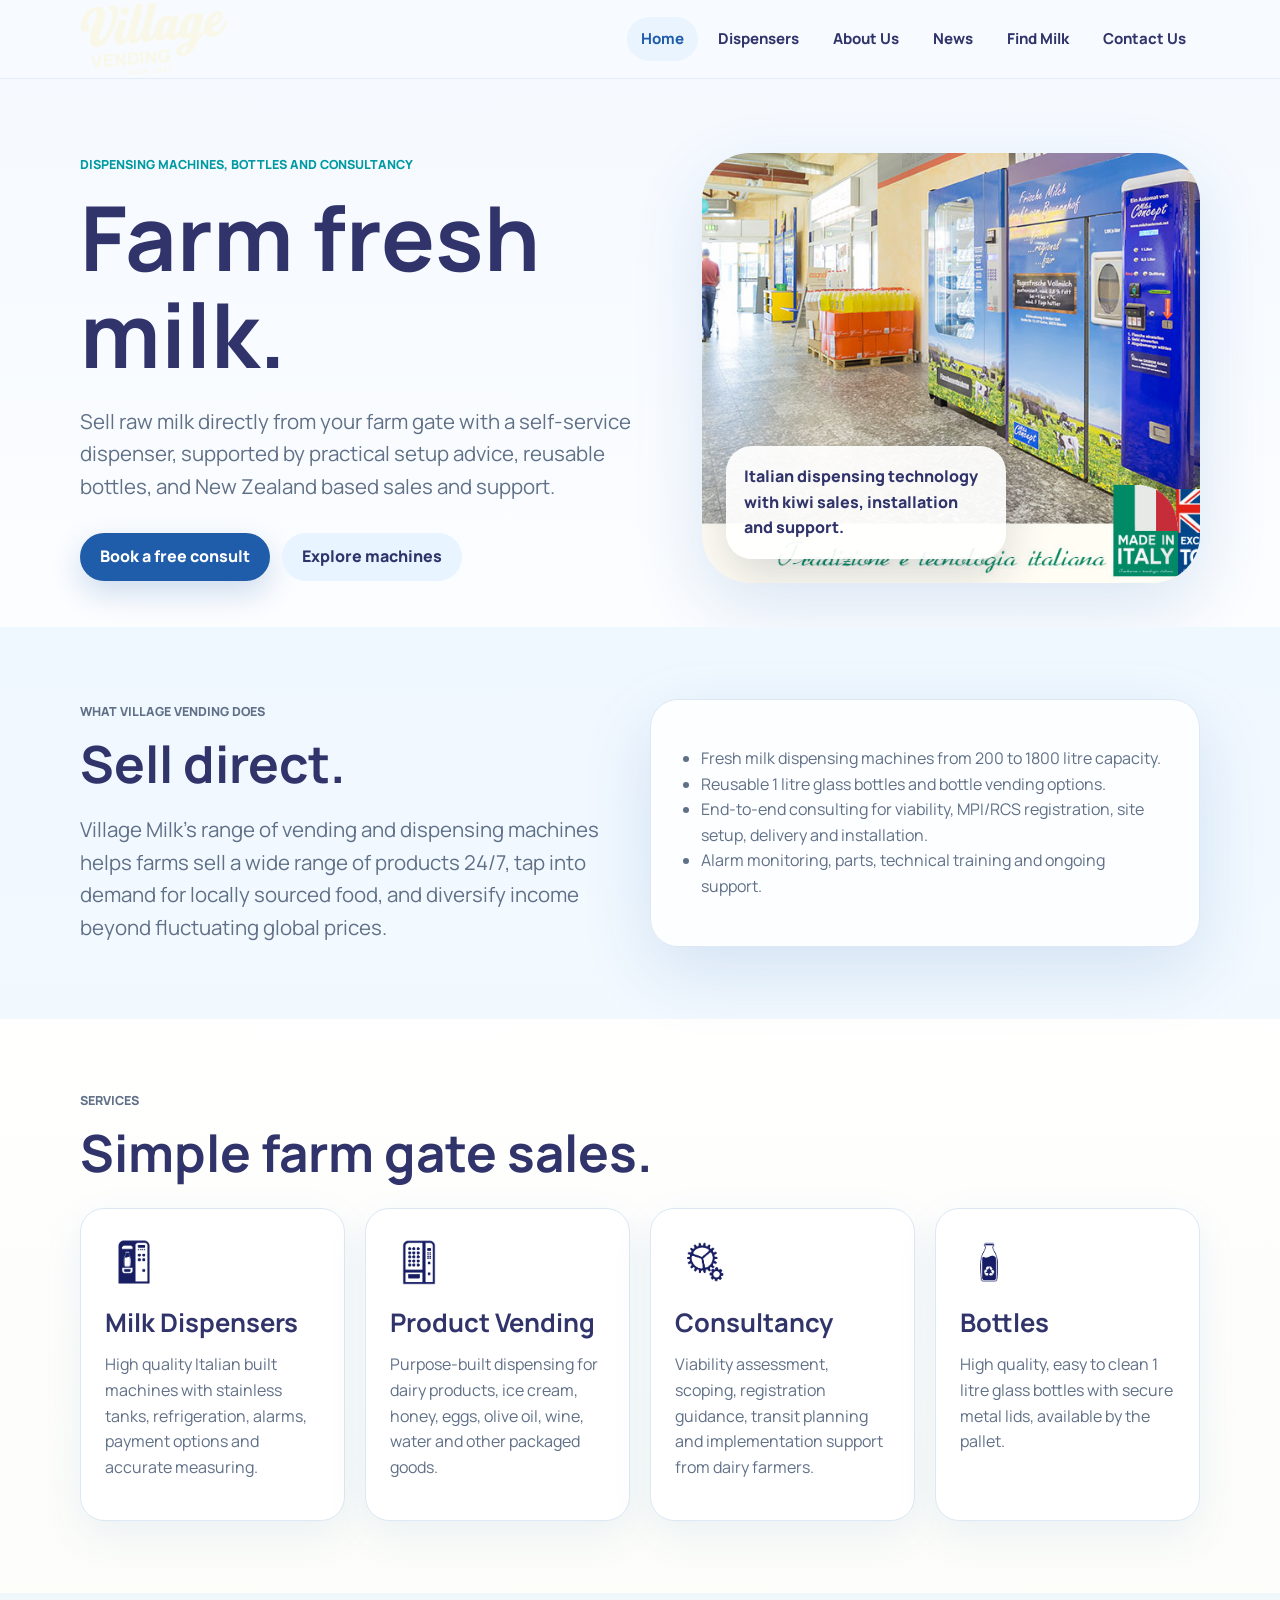
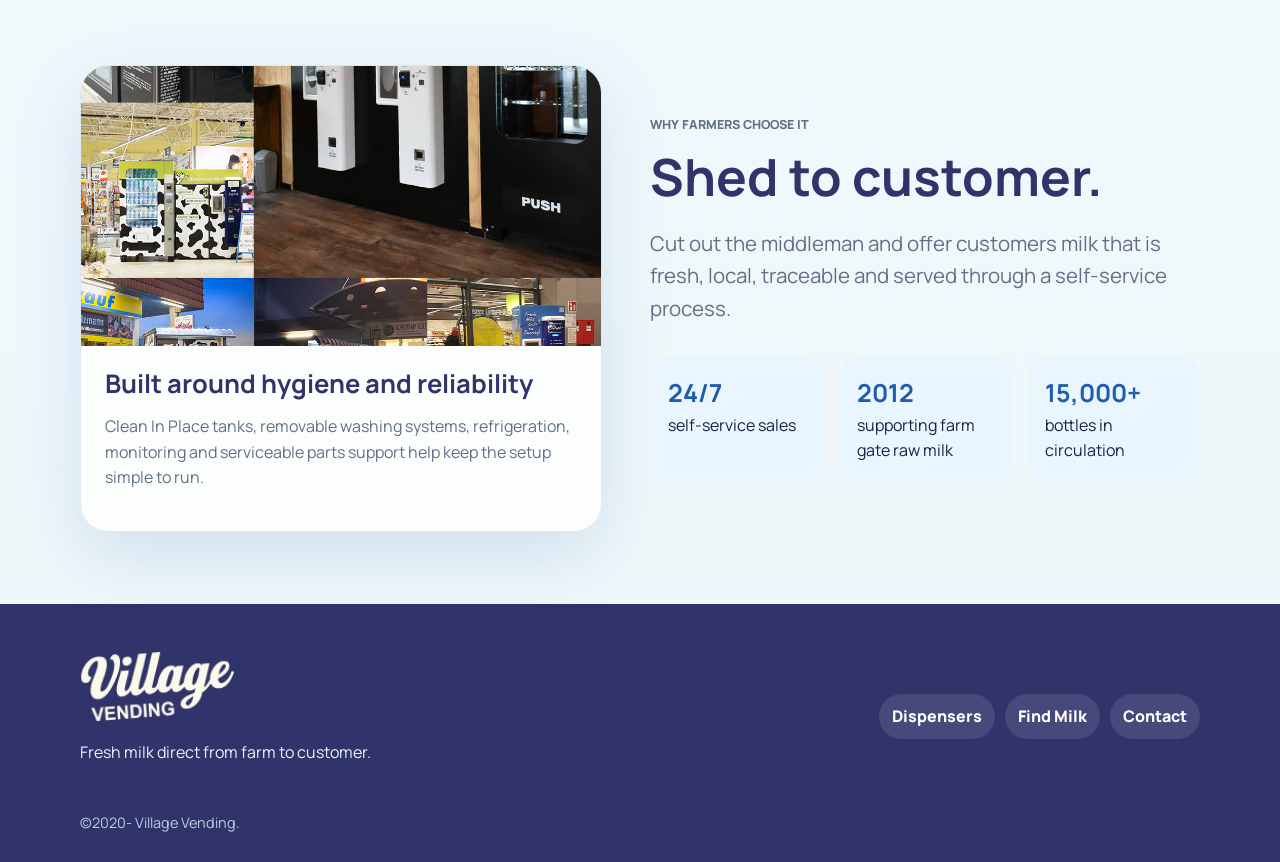
<file: index.html>
<!doctype html>
<html lang="en-NZ">
<head>
  <meta charset="utf-8">
  <meta name="viewport" content="width=device-width, initial-scale=1">
  <meta name="description" content="Fresh raw milk direct from farm to customer, self-service dispensing machines, reusable bottles and consultancy.">
  <title>Village Vending | Farm Gate Milk Dispensers</title>
  <link rel="icon" href="assets/images/VM-logo-blue_on_white.jpg">
  <link rel="stylesheet" href="assets/css/styles.css">
</head>
<body>
  <header class="site-header">
    <div class="container nav-shell">
      <a class="brand" href="index.html" aria-label="Village Vending home"><img src="assets/images/VillageVending-Logo-210728.png" alt="Village Vending"></a>
      <nav class="desktop-nav" aria-label="Main navigation">
        <a href="index.html" aria-current="page">Home</a>
        <a href="dispensers.html">Dispensers</a>
        <a href="about-us.html">About Us</a>
        <a href="news.html">News</a>
        <a href="find-milk.html">Find Milk</a>
        <a href="contact-us.html">Contact Us</a>
      </nav>
      <button class="menu-button" type="button" aria-label="Open menu" aria-expanded="false" data-menu-button><span></span></button>
    </div>
    <nav class="container mobile-panel" aria-label="Mobile navigation" data-mobile-panel>
      <a href="index.html" aria-current="page">Home</a>
      <a href="dispensers.html">Dispensers</a>
      <a href="about-us.html">About Us</a>
      <a href="news.html">News</a>
      <a href="find-milk.html">Find Milk</a>
      <a href="contact-us.html">Contact Us</a>
    </nav>
  </header>

  <main>
    <section class="hero">
      <div class="container hero-grid">
        <div>
          <p class="eyebrow">Dispensing machines, bottles and consultancy</p>
          <h1>Farm fresh milk.</h1>
          <p class="lead">Sell raw milk directly from your farm gate with a self-service dispenser, supported by practical setup advice, reusable bottles, and New Zealand based sales and support.</p>
          <div class="hero-actions">
            <a class="button" href="contact-us.html">Book a free consult</a>
            <a class="button secondary" href="dispensers.html">Explore machines</a>
          </div>
        </div>
        <div class="hero-media">
          <img src="assets/images/Vending-Dispensing-Machines-Web-Mod400-instore-4.jpg" alt="Village Vending milk dispensing machine in store">
          <div class="hero-badge">Italian dispensing technology with kiwi sales, installation and support.</div>
        </div>
      </div>
    </section>

    <section class="section soft">
      <div class="container split">
        <div>
          <p class="eyebrow">What Village Vending does</p>
          <h2>Sell direct.</h2>
          <p class="lead">Village Milk's range of vending and dispensing machines helps farms sell a wide range of products 24/7, tap into demand for locally sourced food, and diversify income beyond fluctuating global prices.</p>
        </div>
        <div class="panel pad">
          <ul class="check-list">
            <li>Fresh milk dispensing machines from 200 to 1800 litre capacity.</li>
            <li>Reusable 1 litre glass bottles and bottle vending options.</li>
            <li>End-to-end consulting for viability, MPI/RCS registration, site setup, delivery and installation.</li>
            <li>Alarm monitoring, parts, technical training and ongoing support.</li>
          </ul>
        </div>
      </div>
    </section>

    <section class="section">
      <div class="container">
        <p class="eyebrow">Services</p>
        <h2>Simple farm gate sales.</h2>
        <div class="feature-grid" style="margin-top: 28px;">
          <article class="card icon-card">
            <img src="assets/images/icons-Milk-Dispensing-Machines.png" alt="">
            <h3>Milk Dispensers</h3>
            <p>High quality Italian built machines with stainless tanks, refrigeration, alarms, payment options and accurate measuring.</p>
          </article>
          <article class="card icon-card">
            <img src="assets/images/icons-Dispensers.png" alt="">
            <h3>Product Vending</h3>
            <p>Purpose-built dispensing for dairy products, ice cream, honey, eggs, olive oil, wine, water and other packaged goods.</p>
          </article>
          <article class="card icon-card">
            <img src="assets/images/icons-Consultancy.png" alt="">
            <h3>Consultancy</h3>
            <p>Viability assessment, scoping, registration guidance, transit planning and implementation support from dairy farmers.</p>
          </article>
          <article class="card icon-card">
            <img src="assets/images/icons-Bottle.png" alt="">
            <h3>Bottles</h3>
            <p>High quality, easy to clean 1 litre glass bottles with secure metal lids, available by the pallet.</p>
          </article>
        </div>
      </div>
    </section>

    <section class="section soft">
      <div class="container split">
        <div class="panel media-card">
          <img src="assets/images/MilkDispensers-2.jpg" alt="Fresh milk dispensing machines">
          <div class="card-body">
            <h3>Built around hygiene and reliability</h3>
            <p>Clean In Place tanks, removable washing systems, refrigeration, monitoring and serviceable parts support help keep the setup simple to run.</p>
          </div>
        </div>
        <div>
          <p class="eyebrow">Why farmers choose it</p>
          <h2>Shed to customer.</h2>
          <p class="lead">Cut out the middleman and offer customers milk that is fresh, local, traceable and served through a self-service process.</p>
          <div class="stat-row">
            <div class="stat"><strong>24/7</strong>self-service sales</div>
            <div class="stat"><strong>2012</strong>supporting farm gate raw milk</div>
            <div class="stat"><strong>15,000+</strong>bottles in circulation</div>
          </div>
        </div>
      </div>
    </section>
  </main>

  <footer class="site-footer">
    <div class="container footer-grid">
      <div>
        <img src="assets/images/VillageVending-Logo-210204-WhiteTransparent.png" alt="Village Vending">
        <p>Fresh milk direct from farm to customer.</p>
      </div>
      <nav class="footer-links" aria-label="Footer navigation">
        <a href="dispensers.html">Dispensers</a>
        <a href="find-milk.html">Find Milk</a>
        <a href="contact-us.html">Contact</a>
      </nav>
    </div>
    <div class="container copyright">©2020- Village Vending.</div>
  </footer>
  <script src="assets/js/main.js"></script>
</body>
</html>
</file>
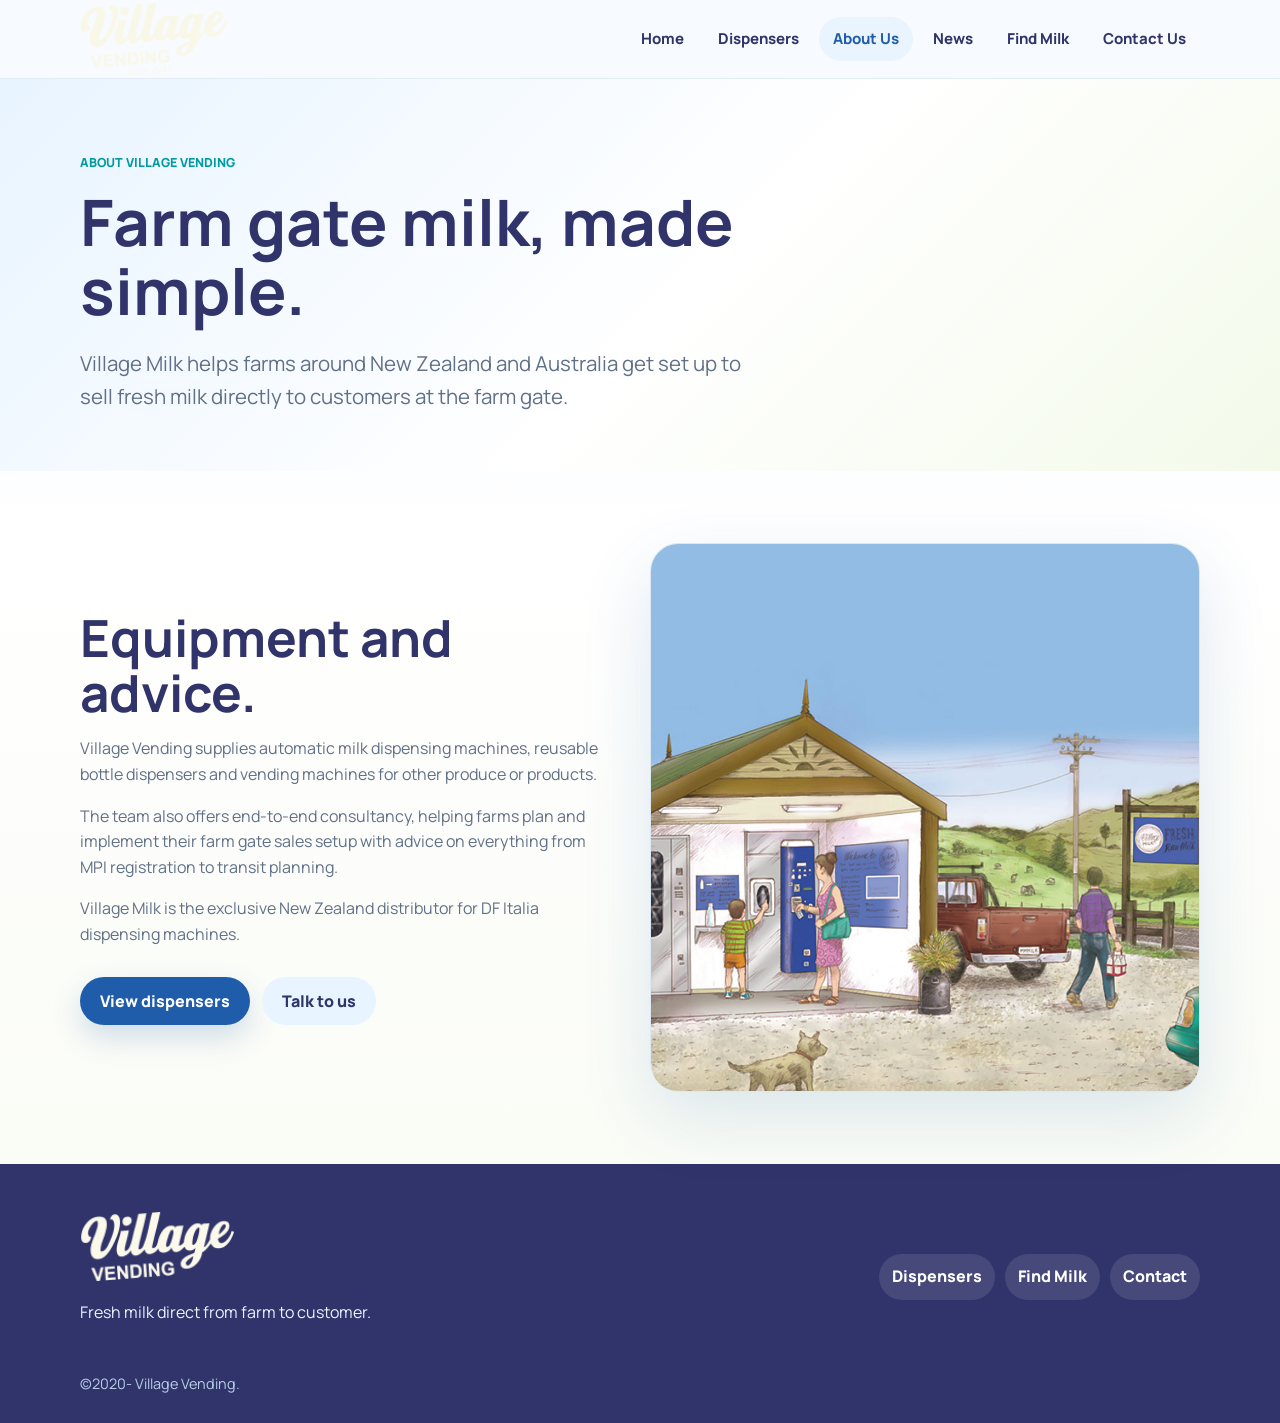
<file: about-us.html>
<!doctype html>
<html lang="en-NZ">
<head>
  <meta charset="utf-8">
  <meta name="viewport" content="width=device-width, initial-scale=1">
  <meta name="description" content="About Village Vending and Village Milk farm gate milk dispensing services.">
  <title>About Us | Village Vending</title>
  <link rel="icon" href="assets/images/VM-logo-blue_on_white.jpg">
  <link rel="stylesheet" href="assets/css/styles.css">
</head>
<body>
  <header class="site-header">
    <div class="container nav-shell">
      <a class="brand" href="index.html" aria-label="Village Vending home"><img src="assets/images/VillageVending-Logo-210728.png" alt="Village Vending"></a>
      <nav class="desktop-nav" aria-label="Main navigation"><a href="index.html">Home</a><a href="dispensers.html">Dispensers</a><a href="about-us.html" aria-current="page">About Us</a><a href="news.html">News</a><a href="find-milk.html">Find Milk</a><a href="contact-us.html">Contact Us</a></nav>
      <button class="menu-button" type="button" aria-label="Open menu" aria-expanded="false" data-menu-button><span></span></button>
    </div>
    <nav class="container mobile-panel" aria-label="Mobile navigation" data-mobile-panel><a href="index.html">Home</a><a href="dispensers.html">Dispensers</a><a href="about-us.html" aria-current="page">About Us</a><a href="news.html">News</a><a href="find-milk.html">Find Milk</a><a href="contact-us.html">Contact Us</a></nav>
  </header>

  <main>
    <section class="page-hero">
      <div class="container">
        <p class="eyebrow">About Village Vending</p>
        <h1>Farm gate milk, made simple.</h1>
        <p class="lead">Village Milk helps farms around New Zealand and Australia get set up to sell fresh milk directly to customers at the farm gate.</p>
      </div>
    </section>

    <section class="section">
      <div class="container split">
        <div>
          <h2>Equipment and advice.</h2>
          <p>Village Vending supplies automatic milk dispensing machines, reusable bottle dispensers and vending machines for other produce or products.</p>
          <p>The team also offers end-to-end consultancy, helping farms plan and implement their farm gate sales setup with advice on everything from MPI registration to transit planning.</p>
          <p>Village Milk is the exclusive New Zealand distributor for DF Italia dispensing machines.</p>
          <div class="button-row"><a class="button" href="dispensers.html">View dispensers</a><a class="button secondary" href="contact-us.html">Talk to us</a></div>
        </div>
        <img class="panel" src="assets/images/villagemilk-illustration-1000px.jpg" alt="Village Milk farm gate illustration">
      </div>
    </section>
  </main>

  <footer class="site-footer">
    <div class="container footer-grid"><div><img src="assets/images/VillageVending-Logo-210204-WhiteTransparent.png" alt="Village Vending"><p>Fresh milk direct from farm to customer.</p></div><nav class="footer-links" aria-label="Footer navigation"><a href="dispensers.html">Dispensers</a><a href="find-milk.html">Find Milk</a><a href="contact-us.html">Contact</a></nav></div>
    <div class="container copyright">©2020- Village Vending.</div>
  </footer>
  <script src="assets/js/main.js"></script>
</body>
</html>
</file>
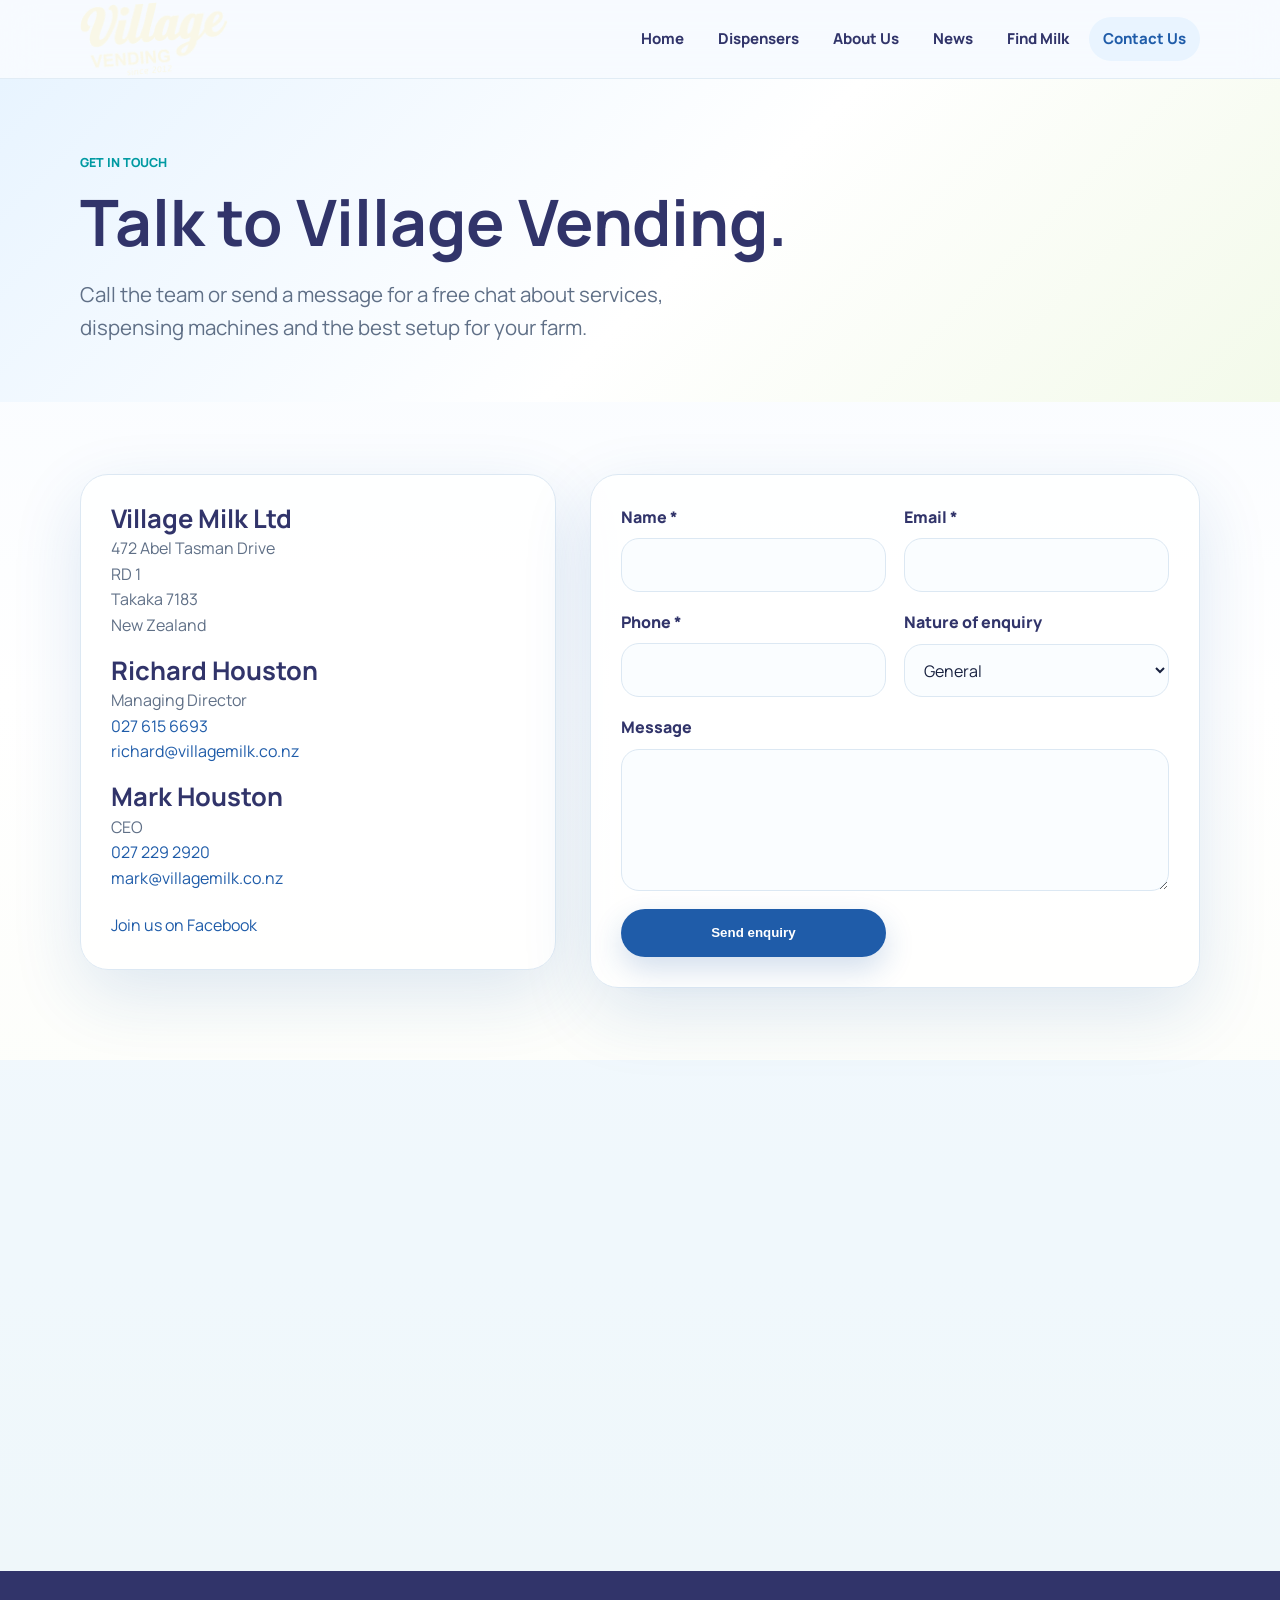
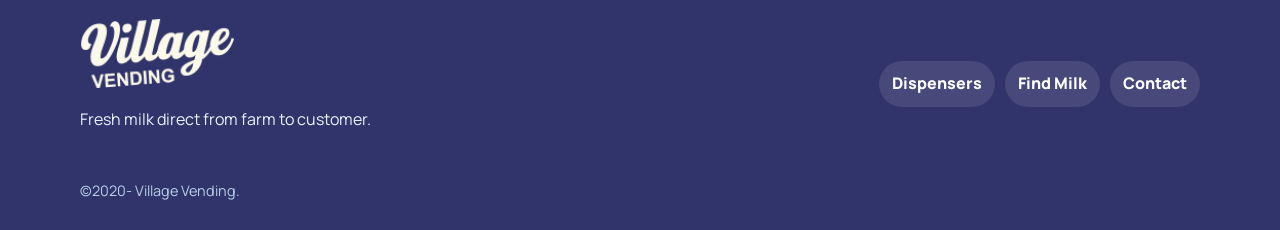
<file: contact-us.html>
<!doctype html>
<html lang="en-NZ">
<head>
  <meta charset="utf-8">
  <meta name="viewport" content="width=device-width, initial-scale=1">
  <meta name="description" content="Contact Village Vending for farm gate milk dispenser consulting, equipment, bottles and support.">
  <title>Contact Us | Village Vending</title>
  <link rel="icon" href="assets/images/VM-logo-blue_on_white.jpg">
  <link rel="stylesheet" href="assets/css/styles.css">
</head>
<body>
  <header class="site-header">
    <div class="container nav-shell"><a class="brand" href="index.html" aria-label="Village Vending home"><img src="assets/images/VillageVending-Logo-210728.png" alt="Village Vending"></a><nav class="desktop-nav" aria-label="Main navigation"><a href="index.html">Home</a><a href="dispensers.html">Dispensers</a><a href="about-us.html">About Us</a><a href="news.html">News</a><a href="find-milk.html">Find Milk</a><a href="contact-us.html" aria-current="page">Contact Us</a></nav><button class="menu-button" type="button" aria-label="Open menu" aria-expanded="false" data-menu-button><span></span></button></div>
    <nav class="container mobile-panel" aria-label="Mobile navigation" data-mobile-panel><a href="index.html">Home</a><a href="dispensers.html">Dispensers</a><a href="about-us.html">About Us</a><a href="news.html">News</a><a href="find-milk.html">Find Milk</a><a href="contact-us.html" aria-current="page">Contact Us</a></nav>
  </header>

  <main>
    <section class="page-hero">
      <div class="container">
        <p class="eyebrow">Get in touch</p>
        <h1>Talk to Village Vending.</h1>
        <p class="lead">Call the team or send a message for a free chat about services, dispensing machines and the best setup for your farm.</p>
      </div>
    </section>

    <section class="section">
      <div class="container contact-layout">
        <aside class="panel pad contact-list">
          <div><h3>Village Milk Ltd</h3><p>472 Abel Tasman Drive<br>RD 1<br>Takaka 7183<br>New Zealand</p></div>
          <div><h3>Richard Houston</h3><p>Managing Director<br><a href="tel:+64276156693">027 615 6693</a><br><a href="mailto:richard@villagemilk.co.nz">richard@villagemilk.co.nz</a></p></div>
          <div><h3>Mark Houston</h3><p>CEO<br><a href="tel:+64272292920">027 229 2920</a><br><a href="mailto:mark@villagemilk.co.nz">mark@villagemilk.co.nz</a></p></div>
          <p><a href="https://www.facebook.com/pages/Village-Milk/104278253030585">Join us on Facebook</a></p>
        </aside>

        <form class="panel pad form-grid" action="#" method="post" data-contact-form>
          <!-- Forminit placeholder: replace action/method/field names when the Forminit endpoint is ready. -->
          <div class="field"><label for="name">Name *</label><input id="name" name="name" autocomplete="name" required></div>
          <div class="field"><label for="email">Email *</label><input id="email" name="email" type="email" autocomplete="email" required></div>
          <div class="field"><label for="phone">Phone *</label><input id="phone" name="phone" type="tel" autocomplete="tel" required></div>
          <div class="field"><label for="enquiry-type">Nature of enquiry</label><select id="enquiry-type" name="enquiry_type"><option value="general">General</option><option value="dispensers">Dispensers</option><option value="consultancy">Consultancy</option><option value="bottles">Bottles</option><option value="support">Support</option></select></div>
          <div class="field conditional-field" data-show-for="dispensers consultancy bottles"><label for="business">Business name</label><input id="business" name="business_name"></div>
          <div class="field conditional-field" data-show-for="dispensers consultancy bottles"><label for="region">NZ region or Australia</label><select id="region" name="region"><option>Northland</option><option>Auckland</option><option>Waikato</option><option>Bay of Plenty</option><option>Gisborne</option><option>Hawke's Bay</option><option>Taranaki</option><option>Manawatu-Whanganui</option><option>Wellington</option><option>Tasman-Nelson</option><option>Marlborough</option><option>West Coast</option><option>Canterbury</option><option>Otago</option><option>Southland</option><option>Australia</option></select></div>
          <div class="field full conditional-field" data-show-for="dispensers consultancy"><label for="address">Physical address</label><textarea id="address" name="physical_address"></textarea></div>
          <div class="field full conditional-field" data-show-for="dispensers consultancy"><label for="products">Products for vending</label><select id="products" name="products" multiple><option>Raw milk</option><option>Pasteurised milk</option><option>Water - still and sparkling</option><option>Packaged refrigerated goods</option><option>Honey</option><option>Eggs</option><option>Fresh pasta</option><option>Boxed fruit and veg</option></select><p class="form-note">Hold Ctrl or Command to select more than one.</p></div>
          <div class="field conditional-field" data-show-for="support"><label for="machine">Machine or model</label><input id="machine" name="machine_model"></div>
          <div class="field conditional-field" data-show-for="support"><label for="urgency">Urgency</label><select id="urgency" name="urgency"><option>Routine</option><option>Soon</option><option>Urgent</option></select></div>
          <div class="field full"><label for="message">Message</label><textarea id="message" name="message"></textarea></div>
          <p class="success-note" tabindex="-1" data-success-note>Thanks, your enquiry has been prepared.</p>
          <button class="button" type="submit">Send enquiry</button>
        </form>
      </div>
    </section>

    <section class="section soft">
      <div class="container">
        <iframe class="map-frame" title="Village Milk Takaka location" src="https://www.google.com/maps/embed?pb=!1m14!1m8!1m3!1d24143.272979601985!2d172.856043!3d-40.851919!3m2!1i1024!2i768!4f13.1!3m3!1m2!1s0x6d3c89046b453fa9%3A0x3c6095ab61602d2e!2sVillage%20Milk%20-%20Takaka!5e0!3m2!1sen!2sus!4v1608510561310!5m2!1sen!2sus"></iframe>
      </div>
    </section>
  </main>

  <footer class="site-footer"><div class="container footer-grid"><div><img src="assets/images/VillageVending-Logo-210204-WhiteTransparent.png" alt="Village Vending"><p>Fresh milk direct from farm to customer.</p></div><nav class="footer-links" aria-label="Footer navigation"><a href="dispensers.html">Dispensers</a><a href="find-milk.html">Find Milk</a><a href="contact-us.html">Contact</a></nav></div><div class="container copyright">©2020- Village Vending.</div></footer>
  <script src="assets/js/main.js"></script>
</body>
</html>
</file>
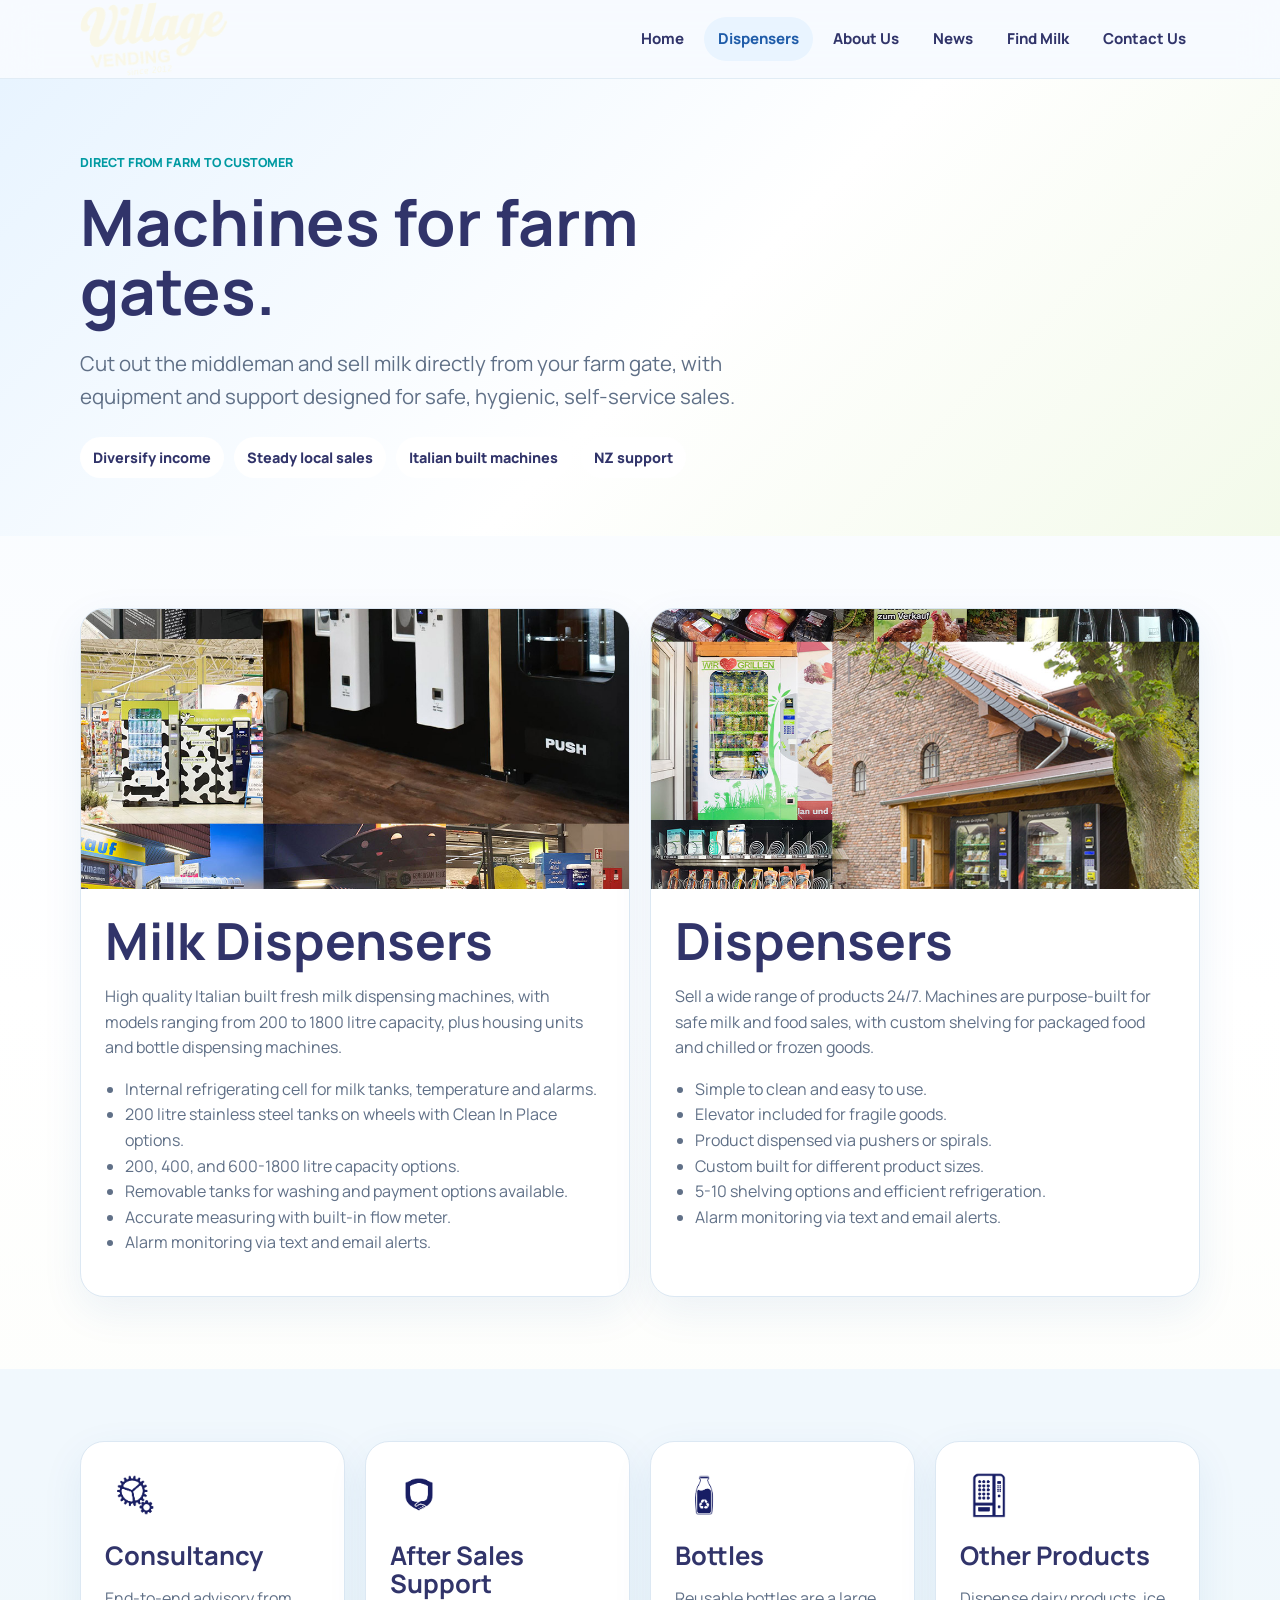
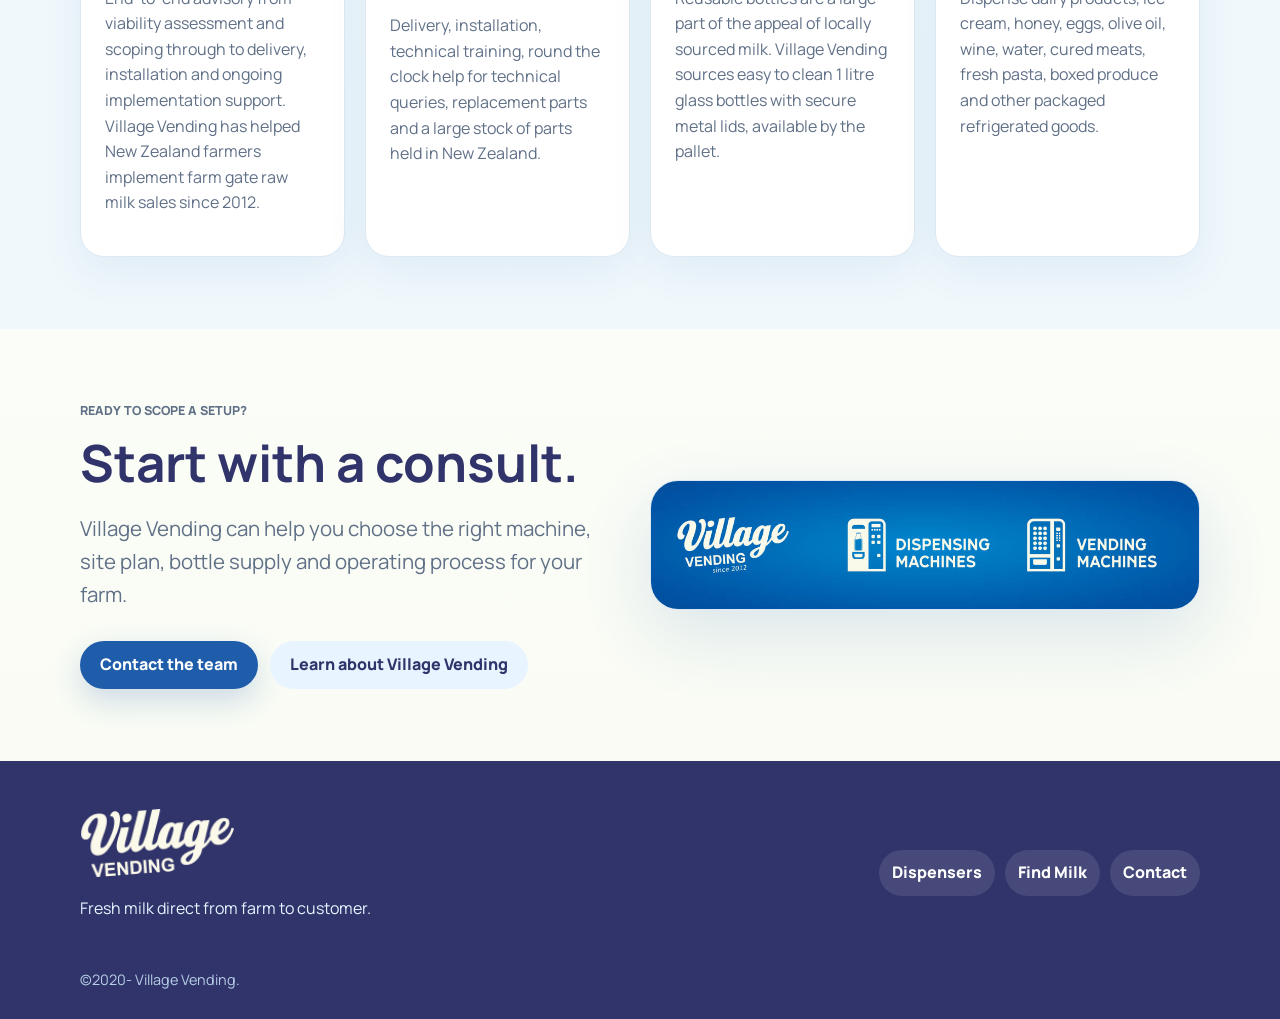
<file: dispensers.html>
<!doctype html>
<html lang="en-NZ">
<head>
  <meta charset="utf-8">
  <meta name="viewport" content="width=device-width, initial-scale=1">
  <meta name="description" content="Village Vending milk dispensers, product vending machines, bottles, consultancy and after sales support.">
  <title>Dispensers | Village Vending</title>
  <link rel="icon" href="assets/images/VM-logo-blue_on_white.jpg">
  <link rel="stylesheet" href="assets/css/styles.css">
</head>
<body>
  <header class="site-header">
    <div class="container nav-shell">
      <a class="brand" href="index.html" aria-label="Village Vending home"><img src="assets/images/VillageVending-Logo-210728.png" alt="Village Vending"></a>
      <nav class="desktop-nav" aria-label="Main navigation">
        <a href="index.html">Home</a><a href="dispensers.html" aria-current="page">Dispensers</a><a href="about-us.html">About Us</a><a href="news.html">News</a><a href="find-milk.html">Find Milk</a><a href="contact-us.html">Contact Us</a>
      </nav>
      <button class="menu-button" type="button" aria-label="Open menu" aria-expanded="false" data-menu-button><span></span></button>
    </div>
    <nav class="container mobile-panel" aria-label="Mobile navigation" data-mobile-panel>
      <a href="index.html">Home</a><a href="dispensers.html" aria-current="page">Dispensers</a><a href="about-us.html">About Us</a><a href="news.html">News</a><a href="find-milk.html">Find Milk</a><a href="contact-us.html">Contact Us</a>
    </nav>
  </header>

  <main>
    <section class="page-hero">
      <div class="container">
        <p class="eyebrow">Direct from farm to customer</p>
        <h1>Machines for farm gates.</h1>
        <p class="lead">Cut out the middleman and sell milk directly from your farm gate, with equipment and support designed for safe, hygienic, self-service sales.</p>
        <div class="kicker-list"><span>Diversify income</span><span>Steady local sales</span><span>Italian built machines</span><span>NZ support</span></div>
      </div>
    </section>

    <section class="section">
      <div class="container product-grid">
        <article class="card media-card">
          <img src="assets/images/MilkDispensers-2.jpg" alt="Milk dispensing machines">
          <div class="card-body">
            <h2>Milk Dispensers</h2>
            <p>High quality Italian built fresh milk dispensing machines, with models ranging from 200 to 1800 litre capacity, plus housing units and bottle dispensing machines.</p>
            <ul>
              <li>Internal refrigerating cell for milk tanks, temperature and alarms.</li>
              <li>200 litre stainless steel tanks on wheels with Clean In Place options.</li>
              <li>200, 400, and 600-1800 litre capacity options.</li>
              <li>Removable tanks for washing and payment options available.</li>
              <li>Accurate measuring with built-in flow meter.</li>
              <li>Alarm monitoring via text and email alerts.</li>
            </ul>
          </div>
        </article>
        <article class="card media-card">
          <img src="assets/images/Dispensers-v4.jpg" alt="Product vending dispensers">
          <div class="card-body">
            <h2>Dispensers</h2>
            <p>Sell a wide range of products 24/7. Machines are purpose-built for safe milk and food sales, with custom shelving for packaged food and chilled or frozen goods.</p>
            <ul>
              <li>Simple to clean and easy to use.</li>
              <li>Elevator included for fragile goods.</li>
              <li>Product dispensed via pushers or spirals.</li>
              <li>Custom built for different product sizes.</li>
              <li>5-10 shelving options and efficient refrigeration.</li>
              <li>Alarm monitoring via text and email alerts.</li>
            </ul>
          </div>
        </article>
      </div>
    </section>

    <section class="section soft">
      <div class="container feature-grid">
        <article class="card icon-card">
          <img src="assets/images/icons-Consultancy.png" alt="">
          <h3>Consultancy</h3>
          <p>End-to-end advisory from viability assessment and scoping through to delivery, installation and ongoing implementation support. Village Vending has helped New Zealand farmers implement farm gate raw milk sales since 2012.</p>
        </article>
        <article class="card icon-card">
          <img src="assets/images/icons-Sales-Support.png" alt="">
          <h3>After Sales Support</h3>
          <p>Delivery, installation, technical training, round the clock help for technical queries, replacement parts and a large stock of parts held in New Zealand.</p>
        </article>
        <article class="card icon-card">
          <img src="assets/images/icons-Bottle.png" alt="">
          <h3>Bottles</h3>
          <p>Reusable bottles are a large part of the appeal of locally sourced milk. Village Vending sources easy to clean 1 litre glass bottles with secure metal lids, available by the pallet.</p>
        </article>
        <article class="card icon-card">
          <img src="assets/images/icons-Dispensers.png" alt="">
          <h3>Other Products</h3>
          <p>Dispense dairy products, ice cream, honey, eggs, olive oil, wine, water, cured meats, fresh pasta, boxed produce and other packaged refrigerated goods.</p>
        </article>
      </div>
    </section>

    <section class="section">
      <div class="container split">
        <div>
          <p class="eyebrow">Ready to scope a setup?</p>
          <h2>Start with a consult.</h2>
          <p class="lead">Village Vending can help you choose the right machine, site plan, bottle supply and operating process for your farm.</p>
          <div class="button-row"><a class="button" href="contact-us.html">Contact the team</a><a class="button secondary" href="about-us.html">Learn about Village Vending</a></div>
        </div>
        <img class="panel" src="assets/images/VILLAGEVENDING-Advert-Web-210525-2.jpg" alt="Village Vending advertisement">
      </div>
    </section>
  </main>

  <footer class="site-footer">
    <div class="container footer-grid"><div><img src="assets/images/VillageVending-Logo-210204-WhiteTransparent.png" alt="Village Vending"><p>Fresh milk direct from farm to customer.</p></div><nav class="footer-links" aria-label="Footer navigation"><a href="dispensers.html">Dispensers</a><a href="find-milk.html">Find Milk</a><a href="contact-us.html">Contact</a></nav></div>
    <div class="container copyright">©2020- Village Vending.</div>
  </footer>
  <script src="assets/js/main.js"></script>
</body>
</html>
</file>
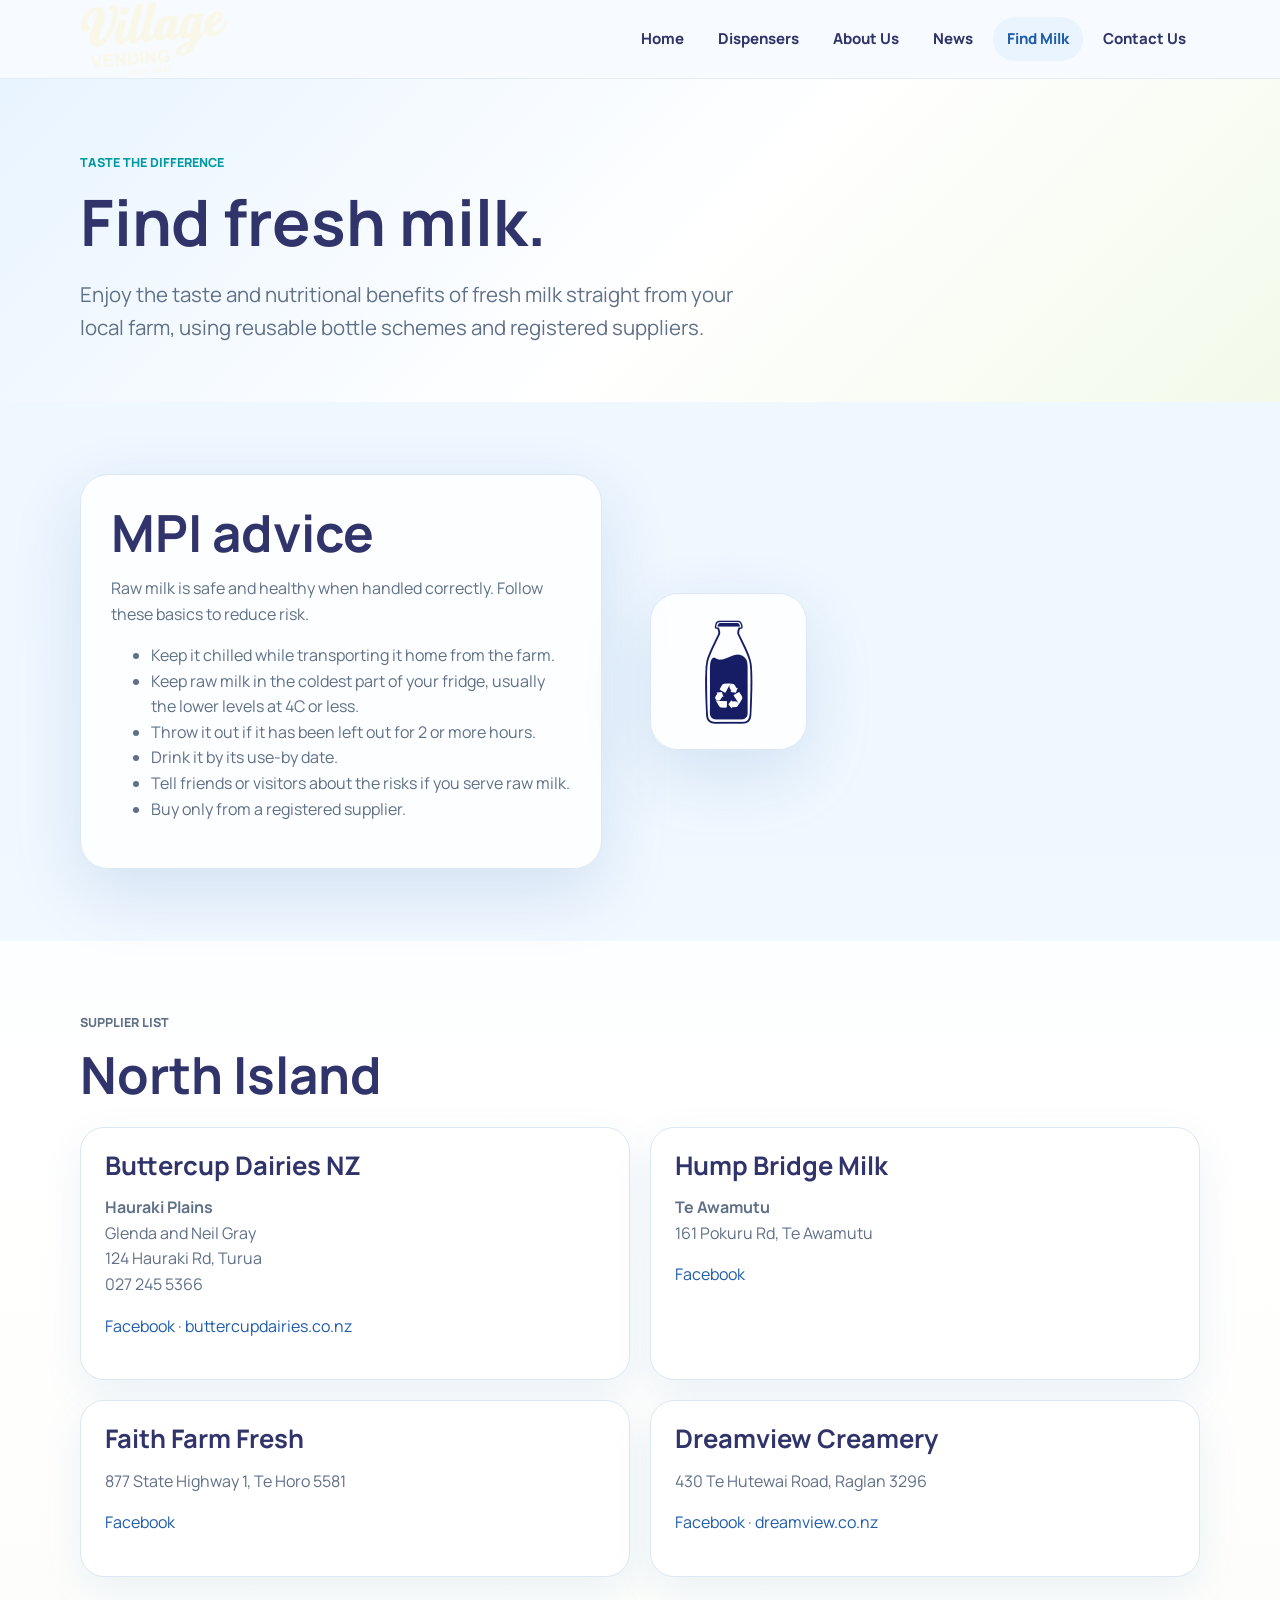
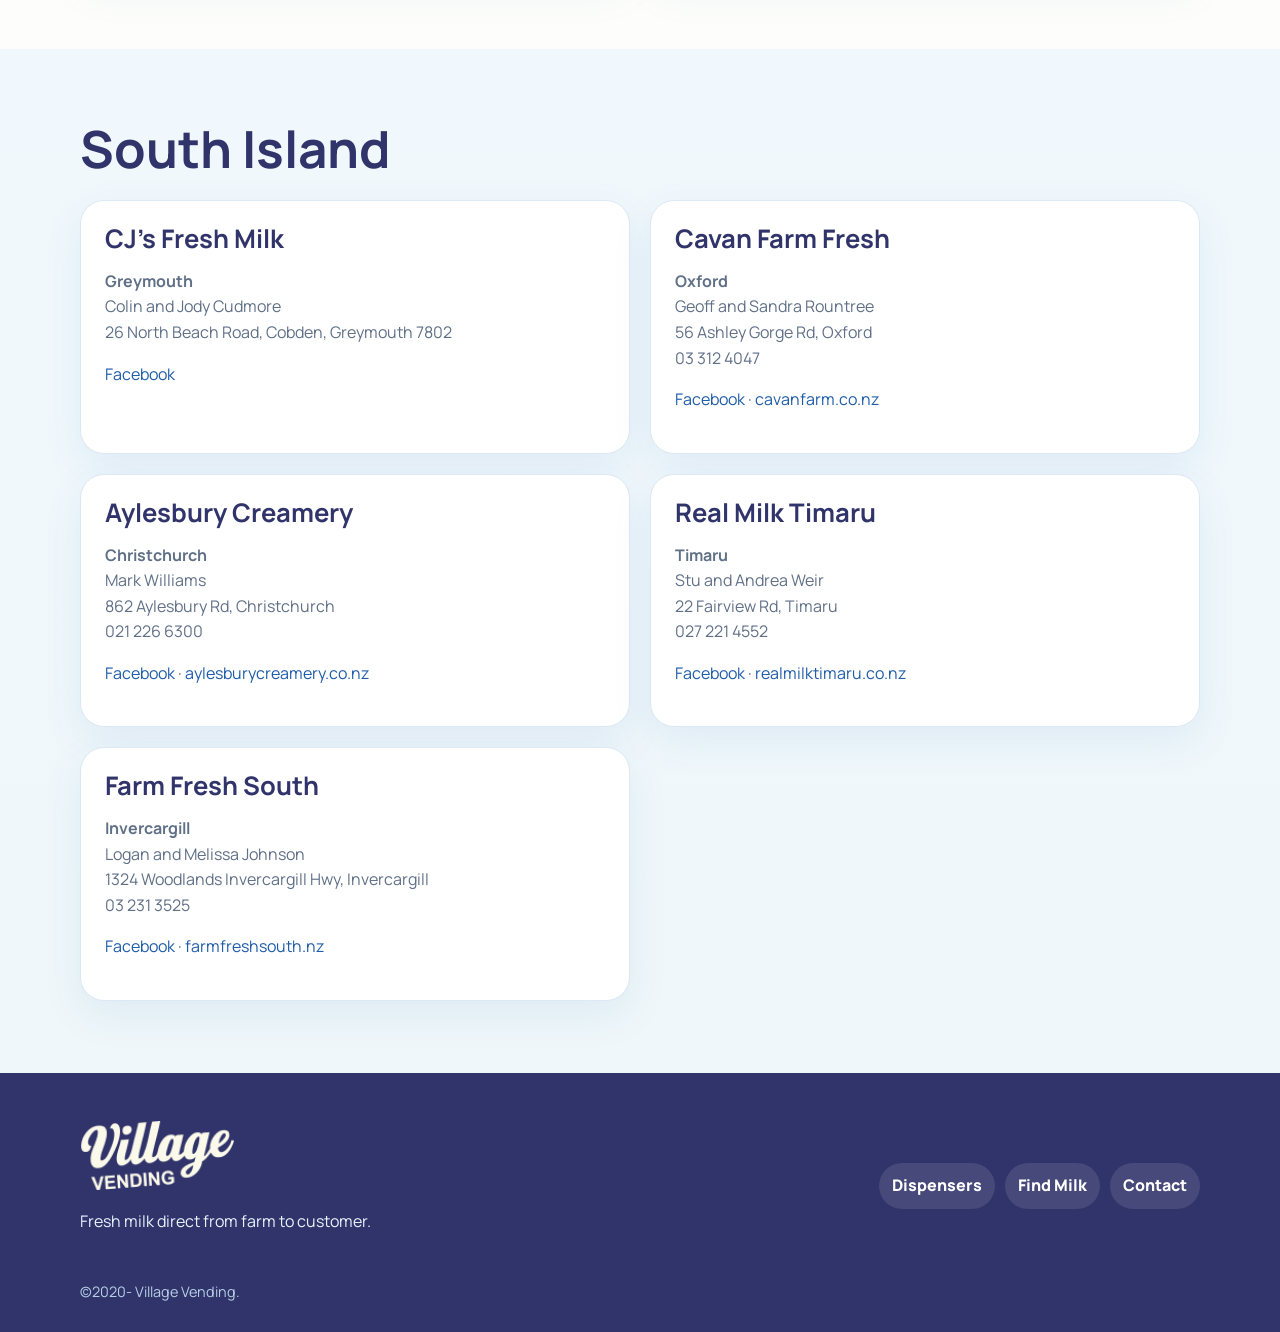
<file: find-milk.html>
<!doctype html>
<html lang="en-NZ">
<head>
  <meta charset="utf-8">
  <meta name="viewport" content="width=device-width, initial-scale=1">
  <meta name="description" content="Find farm fresh raw milk suppliers in New Zealand using Village Vending dispensers.">
  <title>Find Milk | Village Vending</title>
  <link rel="icon" href="assets/images/VM-logo-blue_on_white.jpg">
  <link rel="stylesheet" href="assets/css/styles.css">
</head>
<body>
  <header class="site-header">
    <div class="container nav-shell"><a class="brand" href="index.html" aria-label="Village Vending home"><img src="assets/images/VillageVending-Logo-210728.png" alt="Village Vending"></a><nav class="desktop-nav" aria-label="Main navigation"><a href="index.html">Home</a><a href="dispensers.html">Dispensers</a><a href="about-us.html">About Us</a><a href="news.html">News</a><a href="find-milk.html" aria-current="page">Find Milk</a><a href="contact-us.html">Contact Us</a></nav><button class="menu-button" type="button" aria-label="Open menu" aria-expanded="false" data-menu-button><span></span></button></div>
    <nav class="container mobile-panel" aria-label="Mobile navigation" data-mobile-panel><a href="index.html">Home</a><a href="dispensers.html">Dispensers</a><a href="about-us.html">About Us</a><a href="news.html">News</a><a href="find-milk.html" aria-current="page">Find Milk</a><a href="contact-us.html">Contact Us</a></nav>
  </header>

  <main>
    <section class="page-hero">
      <div class="container">
        <p class="eyebrow">Taste the difference</p>
        <h1>Find fresh milk.</h1>
        <p class="lead">Enjoy the taste and nutritional benefits of fresh milk straight from your local farm, using reusable bottle schemes and registered suppliers.</p>
      </div>
    </section>

    <section class="section soft">
      <div class="container split">
        <div class="panel pad">
          <h2>MPI advice</h2>
          <p>Raw milk is safe and healthy when handled correctly. Follow these basics to reduce risk.</p>
          <ul>
            <li>Keep it chilled while transporting it home from the farm.</li>
            <li>Keep raw milk in the coldest part of your fridge, usually the lower levels at 4C or less.</li>
            <li>Throw it out if it has been left out for 2 or more hours.</li>
            <li>Drink it by its use-by date.</li>
            <li>Tell friends or visitors about the risks if you serve raw milk.</li>
            <li>Buy only from a registered supplier.</li>
          </ul>
        </div>
        <img class="panel" src="assets/images/icons-Bottle.png" alt="Reusable milk bottle icon">
      </div>
    </section>

    <section class="section">
      <div class="container">
        <p class="eyebrow">Supplier list</p>
        <h2>North Island</h2>
        <div class="location-grid" style="margin-top: 24px;">
          <article class="card"><h3>Buttercup Dairies NZ</h3><p><strong>Hauraki Plains</strong><br>Glenda and Neil Gray<br>124 Hauraki Rd, Turua<br>027 245 5366</p><p><a href="https://www.facebook.com/buttercupdairiesnz/">Facebook</a> · <a href="http://www.buttercupdairies.co.nz/">buttercupdairies.co.nz</a></p></article>
          <article class="card"><h3>Hump Bridge Milk</h3><p><strong>Te Awamutu</strong><br>161 Pokuru Rd, Te Awamutu</p><p><a href="https://www.facebook.com/HumpBridge-Milk-391628687965805/">Facebook</a></p></article>
          <article class="card"><h3>Faith Farm Fresh</h3><p>877 State Highway 1, Te Horo 5581</p><p><a href="https://www.facebook.com/TeHoroRawMilk/">Facebook</a></p></article>
          <article class="card"><h3>Dreamview Creamery</h3><p>430 Te Hutewai Road, Raglan 3296</p><p><a href="https://www.facebook.com/dreamviewcreamery/">Facebook</a> · <a href="https://www.dreamview.co.nz/">dreamview.co.nz</a></p></article>
        </div>
      </div>
    </section>

    <section class="section soft">
      <div class="container">
        <h2>South Island</h2>
        <div class="location-grid" style="margin-top: 24px;">
          <article class="card"><h3>CJ's Fresh Milk</h3><p><strong>Greymouth</strong><br>Colin and Jody Cudmore<br>26 North Beach Road, Cobden, Greymouth 7802</p><p><a href="https://www.facebook.com/jodycjsfreshmilk">Facebook</a></p></article>
          <article class="card"><h3>Cavan Farm Fresh</h3><p><strong>Oxford</strong><br>Geoff and Sandra Rountree<br>56 Ashley Gorge Rd, Oxford<br>03 312 4047</p><p><a href="https://www.facebook.com/CavanFarmFreshMilk/">Facebook</a> · <a href="https://www.cavanfarm.co.nz/">cavanfarm.co.nz</a></p></article>
          <article class="card"><h3>Aylesbury Creamery</h3><p><strong>Christchurch</strong><br>Mark Williams<br>862 Aylesbury Rd, Christchurch<br>021 226 6300</p><p><a href="https://www.facebook.com/Aylesbury-Creamery-651689048327889/">Facebook</a> · <a href="https://aylesburycreamery.co.nz/">aylesburycreamery.co.nz</a></p></article>
          <article class="card"><h3>Real Milk Timaru</h3><p><strong>Timaru</strong><br>Stu and Andrea Weir<br>22 Fairview Rd, Timaru<br>027 221 4552</p><p><a href="https://www.facebook.com/Realmilktimaru/">Facebook</a> · <a href="http://www.realmilktimaru.co.nz/">realmilktimaru.co.nz</a></p></article>
          <article class="card"><h3>Farm Fresh South</h3><p><strong>Invercargill</strong><br>Logan and Melissa Johnson<br>1324 Woodlands Invercargill Hwy, Invercargill<br>03 231 3525</p><p><a href="https://www.facebook.com/farmfreshsouth/">Facebook</a> · <a href="https://www.farmfreshsouth.nz/">farmfreshsouth.nz</a></p></article>
        </div>
      </div>
    </section>
  </main>

  <footer class="site-footer"><div class="container footer-grid"><div><img src="assets/images/VillageVending-Logo-210204-WhiteTransparent.png" alt="Village Vending"><p>Fresh milk direct from farm to customer.</p></div><nav class="footer-links" aria-label="Footer navigation"><a href="dispensers.html">Dispensers</a><a href="find-milk.html">Find Milk</a><a href="contact-us.html">Contact</a></nav></div><div class="container copyright">©2020- Village Vending.</div></footer>
  <script src="assets/js/main.js"></script>
</body>
</html>
</file>
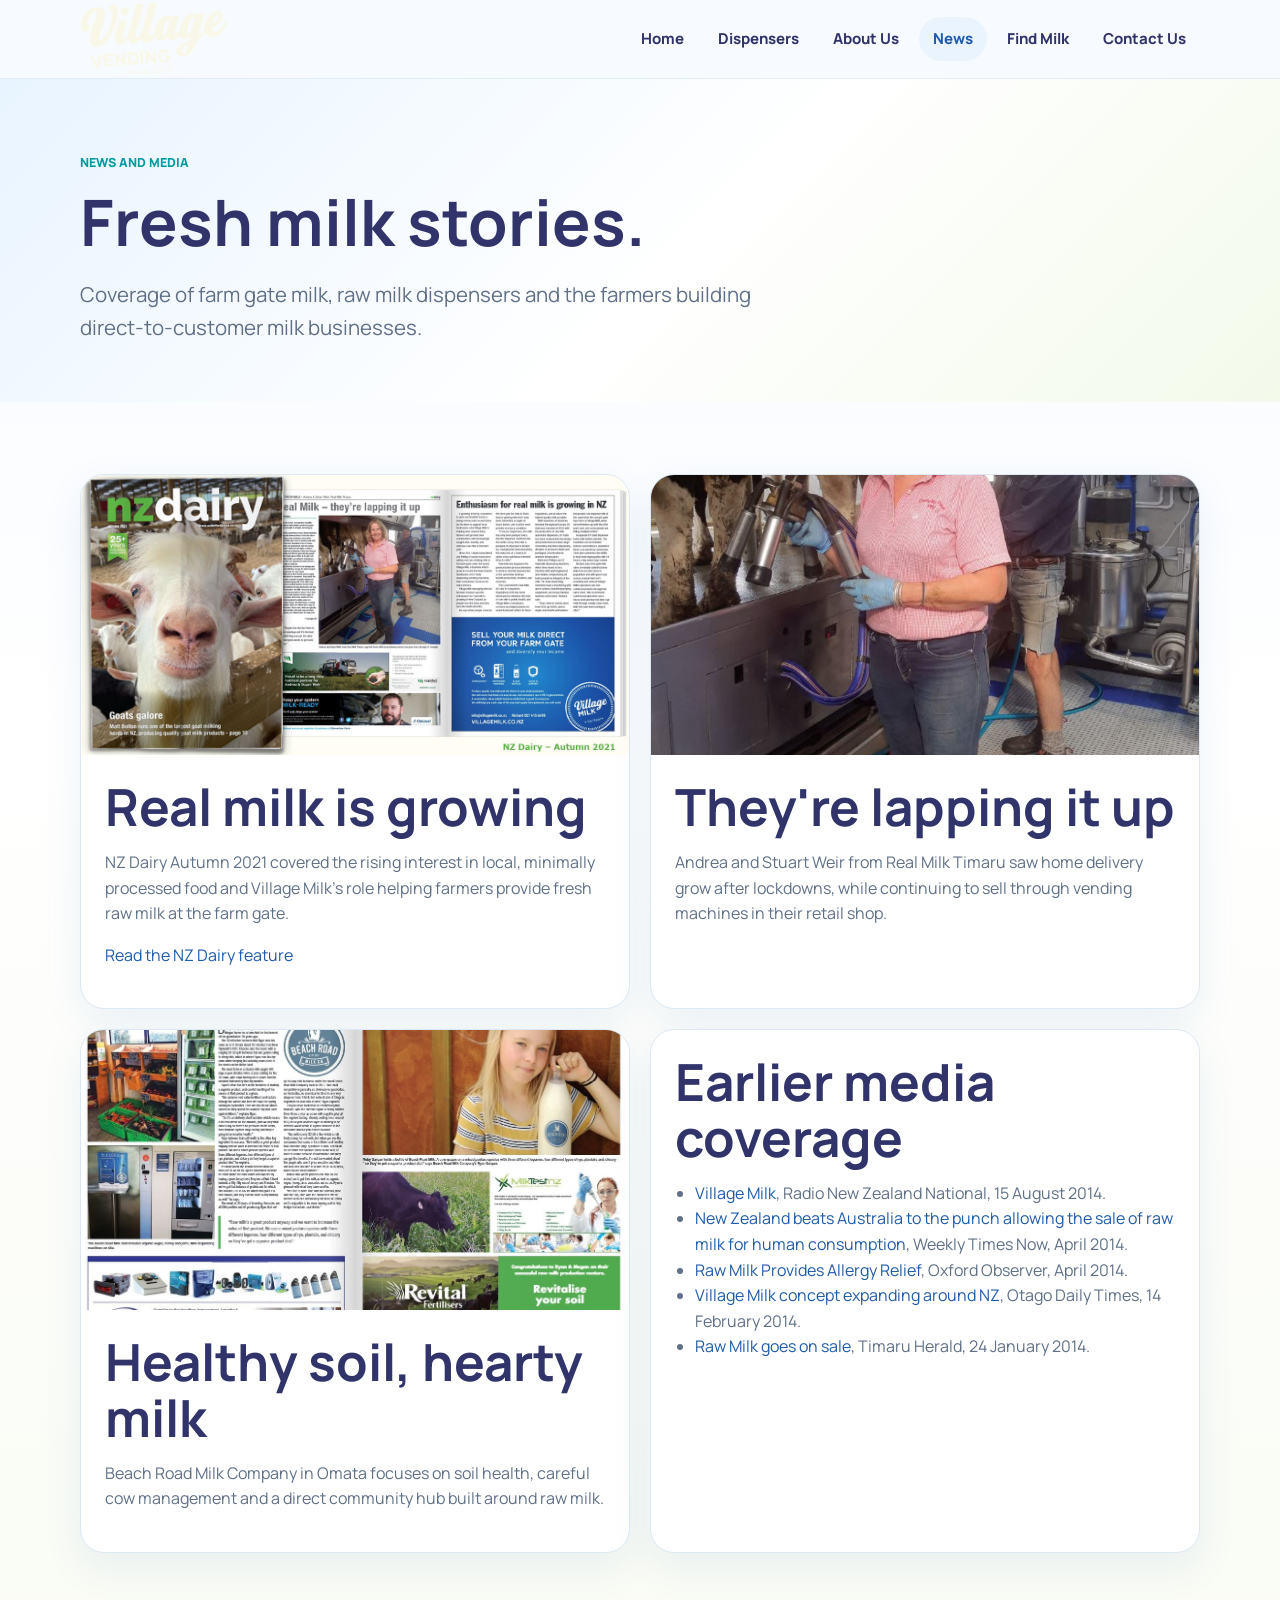
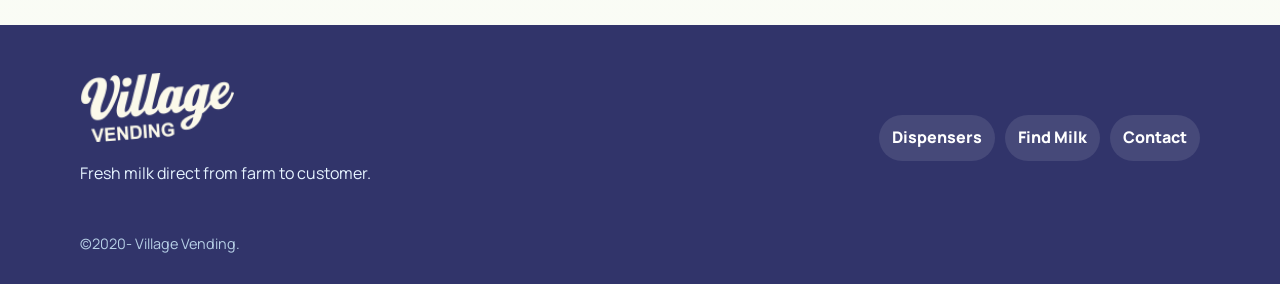
<file: news.html>
<!doctype html>
<html lang="en-NZ">
<head>
  <meta charset="utf-8">
  <meta name="viewport" content="width=device-width, initial-scale=1">
  <meta name="description" content="Village Vending news and media coverage for farm fresh milk and raw milk dispensing.">
  <title>News | Village Vending</title>
  <link rel="icon" href="assets/images/VM-logo-blue_on_white.jpg">
  <link rel="stylesheet" href="assets/css/styles.css">
</head>
<body>
  <header class="site-header">
    <div class="container nav-shell"><a class="brand" href="index.html" aria-label="Village Vending home"><img src="assets/images/VillageVending-Logo-210728.png" alt="Village Vending"></a><nav class="desktop-nav" aria-label="Main navigation"><a href="index.html">Home</a><a href="dispensers.html">Dispensers</a><a href="about-us.html">About Us</a><a href="news.html" aria-current="page">News</a><a href="find-milk.html">Find Milk</a><a href="contact-us.html">Contact Us</a></nav><button class="menu-button" type="button" aria-label="Open menu" aria-expanded="false" data-menu-button><span></span></button></div>
    <nav class="container mobile-panel" aria-label="Mobile navigation" data-mobile-panel><a href="index.html">Home</a><a href="dispensers.html">Dispensers</a><a href="about-us.html">About Us</a><a href="news.html" aria-current="page">News</a><a href="find-milk.html">Find Milk</a><a href="contact-us.html">Contact Us</a></nav>
  </header>

  <main>
    <section class="page-hero">
      <div class="container">
        <p class="eyebrow">News and media</p>
        <h1>Fresh milk stories.</h1>
        <p class="lead">Coverage of farm gate milk, raw milk dispensers and the farmers building direct-to-customer milk businesses.</p>
      </div>
    </section>

    <section class="section">
      <div class="container news-grid">
        <article class="card media-card">
          <img src="assets/images/NZDairyAutumn2021Web.jpg" alt="NZ Dairy Autumn 2021 article">
          <div class="card-body"><h2>Real milk is growing</h2><p>NZ Dairy Autumn 2021 covered the rising interest in local, minimally processed food and Village Milk's role helping farmers provide fresh raw milk at the farm gate.</p><p><a href="https://digitalpublications.online/waterfordpress/nz-dairy-autumn-21/28/">Read the NZ Dairy feature</a></p></div>
        </article>
        <article class="card media-card">
          <img src="assets/images/AndreaStuartWeir-RealMilkTimaru.JPG" alt="Andrea and Stuart Weir from Real Milk Timaru">
          <div class="card-body"><h2>They're lapping it up</h2><p>Andrea and Stuart Weir from Real Milk Timaru saw home delivery grow after lockdowns, while continuing to sell through vending machines in their retail shop.</p></div>
        </article>
        <article class="card media-card">
          <img src="assets/images/Beach_Road_Milk_Co.JPG" alt="Beach Road Milk Company">
          <div class="card-body"><h2>Healthy soil, hearty milk</h2><p>Beach Road Milk Company in Omata focuses on soil health, careful cow management and a direct community hub built around raw milk.</p></div>
        </article>
        <article class="card">
          <h2>Earlier media coverage</h2>
          <ul>
            <li><a href="http://www.radionz.co.nz/national/programmes/countrylife/audio/20145859/village-milk">Village Milk</a>, Radio New Zealand National, 15 August 2014.</li>
            <li><a href="http://www.weeklytimesnow.com.au/country-living/new-zealand-beats-australia-to-the-punch-allowing-the-sale-of-raw-milk-for-human-consumption/story-fnkerap5-1226891271004">New Zealand beats Australia to the punch allowing the sale of raw milk for human consumption</a>, Weekly Times Now, April 2014.</li>
            <li><a href="http://www.villagemilk.co.nz/assets/Oxford-Observer-april-2014.pdf">Raw Milk Provides Allergy Relief</a>, Oxford Observer, April 2014.</li>
            <li><a href="http://www.odt.co.nz/news/business/291608/village-milk-concept-expanding-around-nz">Village Milk concept expanding around NZ</a>, Otago Daily Times, 14 February 2014.</li>
            <li><a href="http://www.stuff.co.nz/timaru-herald/news/9644236/Raw-milk-goes-on-sale">Raw Milk goes on sale</a>, Timaru Herald, 24 January 2014.</li>
          </ul>
        </article>
      </div>
    </section>
  </main>

  <footer class="site-footer"><div class="container footer-grid"><div><img src="assets/images/VillageVending-Logo-210204-WhiteTransparent.png" alt="Village Vending"><p>Fresh milk direct from farm to customer.</p></div><nav class="footer-links" aria-label="Footer navigation"><a href="dispensers.html">Dispensers</a><a href="find-milk.html">Find Milk</a><a href="contact-us.html">Contact</a></nav></div><div class="container copyright">©2020- Village Vending.</div></footer>
  <script src="assets/js/main.js"></script>
</body>
</html>
</file>
<file: assets/css/styles.css>
@import url("https://fonts.googleapis.com/css2?family=Manrope:wght@400;500;600;700;800&display=swap");

:root {
  --blue-900: #31346a;
  --blue-700: #1f5ca9;
  --blue-500: #008ace;
  --teal: #009aa2;
  --green: #92cb58;
  --cream: #fffef4;
  --milk: #f7fbff;
  --ink: #18213f;
  --muted: #607087;
  --line: #dce8f3;
  --shadow: 0 24px 70px rgba(31, 92, 169, 0.14);
  --radius: 28px;
}

* {
  box-sizing: border-box;
}

html {
  scroll-behavior: smooth;
}

body {
  margin: 0;
  color: var(--ink);
  background: linear-gradient(180deg, #f4f9ff 0%, #ffffff 38%, #f8fbf2 100%);
  font-family: "Google Sans Flex", "Manrope", ui-sans-serif, system-ui, -apple-system, BlinkMacSystemFont, "Segoe UI", sans-serif;
  line-height: 1.6;
}

body.menu-open {
  overflow: hidden;
}

img {
  display: block;
  max-width: 100%;
}

a {
  color: var(--blue-700);
  text-decoration: none;
}

a:hover {
  color: var(--teal);
}

.container {
  width: min(1120px, calc(100% - 40px));
  margin: 0 auto;
}

.site-header {
  position: sticky;
  top: 0;
  z-index: 30;
  border-bottom: 1px solid rgba(220, 232, 243, 0.78);
  background: rgba(247, 251, 255, 0.86);
  backdrop-filter: blur(18px);
}

.nav-shell {
  min-height: 78px;
  display: flex;
  align-items: center;
  justify-content: space-between;
  gap: 24px;
}

.brand {
  display: inline-flex;
  align-items: center;
  gap: 12px;
  color: var(--blue-900);
  font-weight: 800;
}

.brand img {
  width: 148px;
  height: auto;
}

.desktop-nav {
  display: flex;
  align-items: center;
  gap: 6px;
}

.desktop-nav a,
.mobile-panel a {
  border-radius: 999px;
  color: var(--blue-900);
  font-size: 0.94rem;
  font-weight: 750;
  padding: 10px 14px;
}

.desktop-nav a[aria-current="page"],
.desktop-nav a:hover,
.mobile-panel a[aria-current="page"],
.mobile-panel a:hover {
  background: #e9f4ff;
  color: var(--blue-700);
}

.menu-button {
  display: none;
  width: 46px;
  height: 46px;
  border: 0;
  border-radius: 50%;
  background: var(--blue-900);
  color: #fff;
}

.menu-button span,
.menu-button::before,
.menu-button::after {
  content: "";
  display: block;
  width: 19px;
  height: 2px;
  margin: 4px auto;
  border-radius: 2px;
  background: currentColor;
}

.mobile-panel {
  display: none;
  border-top: 1px solid var(--line);
  padding: 14px 0 22px;
}

.mobile-panel.is-open {
  display: grid;
  gap: 8px;
}

.hero {
  position: relative;
  overflow: hidden;
  padding: 74px 0 44px;
}

.hero-grid {
  display: grid;
  grid-template-columns: minmax(0, 1fr) minmax(340px, 0.86fr);
  align-items: center;
  gap: 44px;
}

.eyebrow {
  margin: 0 0 14px;
  color: var(--teal);
  font-size: 0.78rem;
  font-weight: 850;
  text-transform: uppercase;
}

h1,
h2,
h3 {
  margin: 0;
  color: var(--blue-900);
  line-height: 1.08;
}

h1 {
  max-width: 760px;
  font-size: clamp(2.9rem, 7vw, 5.9rem);
}

.page-hero h1 {
  font-size: clamp(2.5rem, 5vw, 4.35rem);
}

h2 {
  font-size: clamp(2rem, 4vw, 3.2rem);
}

h3 {
  font-size: clamp(1.25rem, 2vw, 1.65rem);
}

.lead {
  max-width: 680px;
  margin: 22px 0 0;
  color: var(--muted);
  font-size: clamp(1.05rem, 1.8vw, 1.28rem);
}

.hero-actions,
.button-row {
  display: flex;
  flex-wrap: wrap;
  gap: 12px;
  margin-top: 30px;
}

.button,
button.button {
  display: inline-flex;
  align-items: center;
  justify-content: center;
  min-height: 48px;
  border: 0;
  border-radius: 999px;
  padding: 0 20px;
  background: var(--blue-700);
  color: #fff;
  font-weight: 850;
  cursor: pointer;
  box-shadow: 0 12px 30px rgba(31, 92, 169, 0.2);
}

.button:hover {
  background: var(--blue-900);
  color: #fff;
}

.button.secondary {
  background: #e8f4ff;
  color: var(--blue-900);
  box-shadow: none;
}

.button.green {
  background: var(--green);
  color: #173b28;
}

.hero-media {
  position: relative;
  min-height: 430px;
  border-radius: 48px;
  overflow: hidden;
  background: #e5f2fb;
  box-shadow: var(--shadow);
}

.hero-media img {
  width: 100%;
  height: 100%;
  min-height: 430px;
  object-fit: cover;
}

.hero-badge {
  position: absolute;
  left: 24px;
  bottom: 24px;
  max-width: 280px;
  border-radius: 26px;
  padding: 18px;
  background: rgba(255, 255, 255, 0.92);
  color: var(--blue-900);
  font-weight: 800;
  box-shadow: 0 18px 48px rgba(24, 33, 63, 0.16);
}

.section {
  padding: 72px 0;
}

.section.soft {
  background: rgba(232, 244, 255, 0.58);
}

.split {
  display: grid;
  grid-template-columns: minmax(0, 0.95fr) minmax(320px, 1fr);
  align-items: center;
  gap: 48px;
}

.panel {
  border: 1px solid var(--line);
  border-radius: var(--radius);
  background: rgba(255, 255, 255, 0.84);
  box-shadow: var(--shadow);
}

.panel.pad {
  padding: 30px;
}

.feature-grid,
.product-grid,
.location-grid,
.news-grid {
  display: grid;
  gap: 20px;
}

.feature-grid {
  grid-template-columns: repeat(4, minmax(0, 1fr));
}

.product-grid,
.news-grid {
  grid-template-columns: repeat(2, minmax(0, 1fr));
}

.location-grid {
  grid-template-columns: repeat(2, minmax(0, 1fr));
  align-items: start;
}

.card {
  min-height: 100%;
  border: 1px solid var(--line);
  border-radius: 24px;
  padding: 24px;
  background: #fff;
  box-shadow: 0 14px 42px rgba(31, 92, 169, 0.08);
}

.card.icon-card img {
  width: 58px;
  height: 58px;
  object-fit: contain;
  margin-bottom: 18px;
}

.card p,
.card li,
.section p,
.section li {
  color: var(--muted);
}

.card ul,
.check-list {
  padding-left: 20px;
}

.media-card {
  overflow: hidden;
  padding: 0;
}

.media-card img {
  width: 100%;
  height: 280px;
  object-fit: cover;
}

.media-card .card-body {
  padding: 24px;
}

.stat-row {
  display: grid;
  grid-template-columns: repeat(3, minmax(0, 1fr));
  gap: 16px;
  margin-top: 30px;
}

.stat {
  border-radius: 22px;
  padding: 18px;
  background: #eaf6ff;
}

.stat strong {
  display: block;
  color: var(--blue-700);
  font-size: 1.55rem;
}

.page-hero {
  padding: 74px 0 58px;
  background: linear-gradient(135deg, #e8f4ff 0%, #ffffff 54%, #f3faea 100%);
}

.kicker-list {
  display: flex;
  flex-wrap: wrap;
  gap: 10px;
  margin-top: 24px;
}

.kicker-list span {
  border-radius: 999px;
  padding: 9px 13px;
  background: #fff;
  color: var(--blue-900);
  font-size: 0.9rem;
  font-weight: 800;
}

.contact-layout {
  display: grid;
  grid-template-columns: minmax(290px, 0.78fr) minmax(0, 1fr);
  gap: 34px;
  align-items: start;
}

.contact-list {
  display: grid;
  gap: 18px;
}

.contact-list p {
  margin: 4px 0 0;
}

.form-grid {
  display: grid;
  grid-template-columns: repeat(2, minmax(0, 1fr));
  gap: 18px;
}

.field {
  display: grid;
  gap: 8px;
}

.field.full {
  grid-column: 1 / -1;
}

label {
  color: var(--blue-900);
  font-weight: 850;
}

input,
select,
textarea {
  width: 100%;
  border: 1px solid var(--line);
  border-radius: 18px;
  padding: 13px 15px;
  color: var(--ink);
  background: #fafdff;
  font: inherit;
}

select[multiple] {
  min-height: 132px;
}

textarea {
  min-height: 142px;
  resize: vertical;
}

input:focus,
select:focus,
textarea:focus {
  border-color: var(--blue-500);
  outline: 3px solid rgba(0, 138, 206, 0.15);
}

.conditional-field[hidden] {
  display: none;
}

.form-note,
.success-note {
  grid-column: 1 / -1;
  margin: 0;
  color: var(--muted);
  font-size: 0.94rem;
}

.success-note {
  display: none;
  border-radius: 18px;
  padding: 14px 16px;
  background: #eff9e8;
  color: #315d22;
  font-weight: 800;
}

.success-note.is-visible {
  display: block;
}

.map-frame {
  width: 100%;
  min-height: 360px;
  border: 0;
  border-radius: 28px;
}

.site-footer {
  padding: 48px 0 28px;
  background: var(--blue-900);
  color: #e6f4ff;
}

.footer-grid {
  display: grid;
  grid-template-columns: 1fr auto;
  gap: 30px;
  align-items: center;
}

.site-footer img {
  width: 154px;
  margin-bottom: 18px;
}

.footer-links {
  display: flex;
  flex-wrap: wrap;
  gap: 10px;
  justify-content: flex-end;
}

.footer-links a {
  border-radius: 999px;
  padding: 10px 13px;
  background: rgba(255, 255, 255, 0.1);
  color: #fff;
  font-weight: 800;
}

.copyright {
  margin-top: 30px;
  color: #b7d0e7;
  font-size: 0.9rem;
}

@media (max-width: 900px) {
  .desktop-nav {
    display: none;
  }

  .menu-button {
    display: block;
  }

  .hero-grid,
  .split,
  .contact-layout {
    grid-template-columns: 1fr;
  }

  .hero-media {
    min-height: 360px;
  }

  .hero-media img {
    min-height: 360px;
  }

  .feature-grid,
  .product-grid,
  .location-grid,
  .news-grid,
  .stat-row {
    grid-template-columns: 1fr;
  }
}

@media (max-width: 640px) {
  .container {
    width: min(100% - 28px, 1120px);
  }

  .brand img {
    width: 132px;
  }

  .hero,
  .page-hero {
    padding-top: 48px;
  }

  .section {
    padding: 52px 0;
  }

  .form-grid {
    grid-template-columns: 1fr;
  }

  .panel.pad,
  .card {
    padding: 20px;
  }

  .footer-grid {
    grid-template-columns: 1fr;
  }

  .footer-links {
    justify-content: flex-start;
  }
}
</file>
